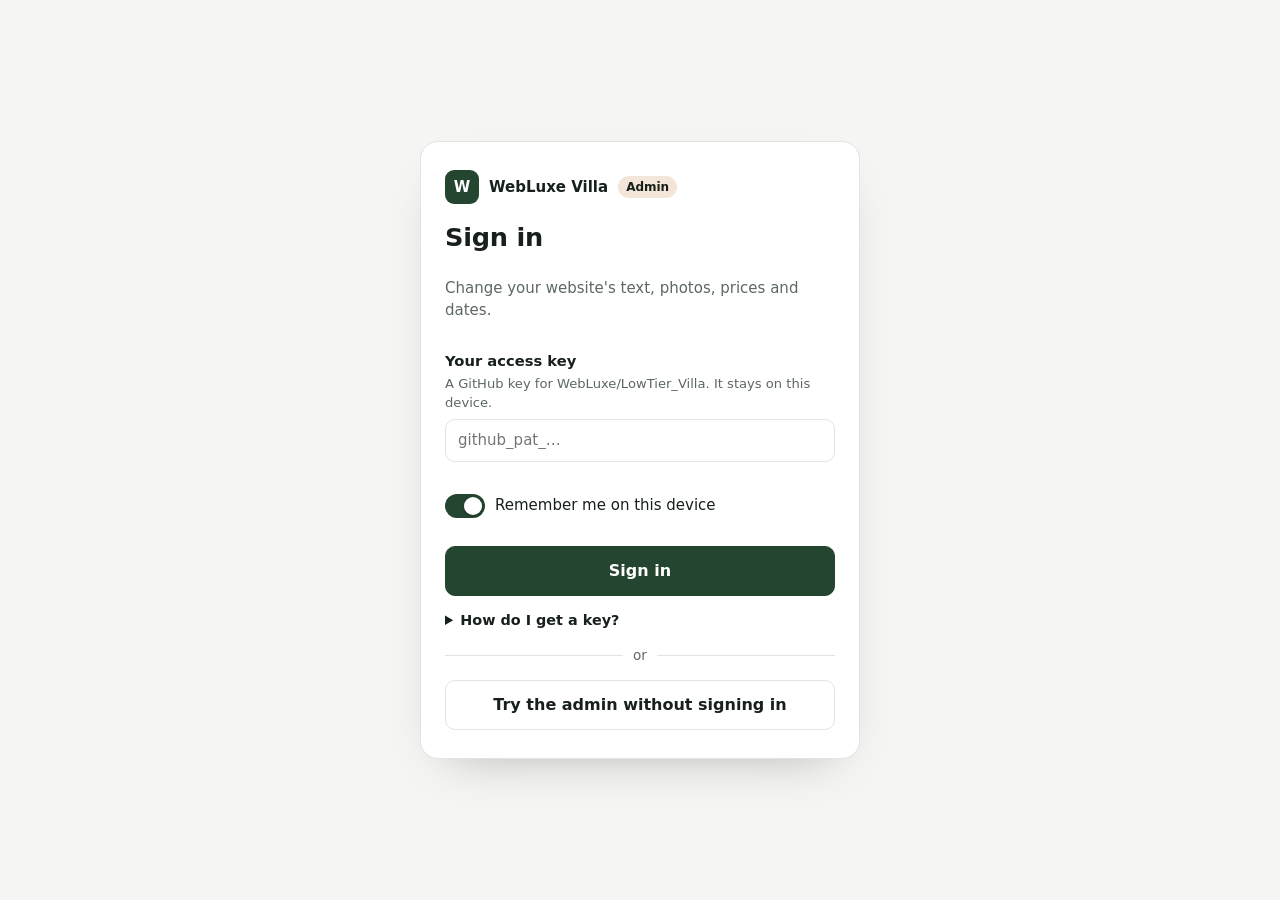
<file: admin/index.html>
<!doctype html>
<html lang="en">
<head>
<meta charset="utf-8">
<meta name="viewport" content="width=device-width, initial-scale=1, viewport-fit=cover">
<meta name="robots" content="noindex, nofollow">
<title>Admin</title>
<link rel="icon" href="../assets/favicon.svg" type="image/svg+xml">
<link rel="stylesheet" href="admin.css?v=ba3059d693">
</head>
<body>
<div id="adm"><noscript><p style="padding:24px">The admin panel needs JavaScript.</p></noscript></div>
<script src="../config.js?v=ba3059d693"></script>
<script src="../data/site.js"></script>
<script src="admin.js?v=ba3059d693"></script>
<script>document.title = ((window.SITE || {}).name || 'Website') + ' · Admin'; window.ADMIN_START();</script>
</body>
</html>
</file>
<file: admin/admin.css>
/* WebLuxe admin panel. --p and --a come from the site's brand colours. */
:root { --p: #1e3f31; --a: #c98a4b; --bg: #f5f6f4; --card: #fff; --text: #17201b; --text-2: #5d6862; --line: #e1e5e1; --ok: #12804a; --err: #b42318; --r: 12px; color-scheme: light; }
@media (prefers-color-scheme: dark) { :root:not([data-theme="light"]) { --bg: #0f1412; --card: #171e1b; --text: #eef2ef; --text-2: #a7b2ac; --line: #28322d; color-scheme: dark; } }
*, *::before, *::after { box-sizing: border-box; }
html, body { margin: 0; }
body { font: 15px/1.5 system-ui, -apple-system, "Segoe UI", Roboto, sans-serif; color: var(--text); background: var(--bg); -webkit-font-smoothing: antialiased; }
h1 { font-size: 1.6rem; margin: 0 0 6px; letter-spacing: -.01em; }
a { color: inherit; }
button, input, select, textarea { font: inherit; color: inherit; }
img { display: block; max-width: 100%; }
[hidden] { display: none !important; }
:focus-visible { outline: 3px solid color-mix(in srgb, var(--a) 70%, transparent); outline-offset: 2px; }
.loading { padding: 40px; text-align: center; color: var(--text-2); }

.btn { display: inline-flex; align-items: center; justify-content: center; gap: 6px; min-height: 42px; padding: 0 16px; border-radius: 10px; border: 1px solid var(--line); background: var(--card); font-weight: 600; text-decoration: none; cursor: pointer; white-space: nowrap; }
.btn:hover { border-color: color-mix(in srgb, var(--text) 30%, transparent); }
.btn-p { background: var(--p); border-color: var(--p); color: #fff; }
.btn-p:hover { filter: brightness(1.12); border-color: var(--p); }
.btn-q { background: transparent; }
.btn-s { min-height: 36px; padding: 0 12px; font-size: .9rem; }
.btn-l { min-height: 50px; width: 100%; font-size: 1rem; }
.btn[disabled] { opacity: .6; cursor: progress; }
.row { display: flex; flex-wrap: wrap; align-items: center; gap: 8px; margin: 10px 0; }

/* sign in */
.login { min-height: 100vh; display: grid; place-items: center; padding: 20px 16px; }
.lcard { width: min(100%, 440px); background: var(--card); border: 1px solid var(--line); border-radius: 18px; padding: 28px 24px; display: grid; gap: 14px; box-shadow: 0 20px 50px -30px rgb(0 0 0 / .35); }
.lcard form { display: grid; gap: 14px; }
.brand { display: flex; align-items: center; gap: 10px; margin: 0; text-decoration: none; }
.brand span { width: 34px; height: 34px; display: grid; place-items: center; border-radius: 9px; background: var(--p); color: #fff; font-weight: 700; }
.brand small { padding: 2px 8px; border-radius: 99px; background: color-mix(in srgb, var(--a) 22%, transparent); font-weight: 600; font-size: .75rem; }
.intro { margin: 0 0 14px; color: var(--text-2); }
.how { font-size: .9rem; color: var(--text-2); }
.how summary { cursor: pointer; font-weight: 600; color: var(--text); }
.how ol { padding-left: 18px; display: grid; gap: 6px; }
.demo-or { display: flex; align-items: center; gap: 10px; color: var(--text-2); font-size: .85rem; margin: 0; }
.demo-or::before, .demo-or::after { content: ""; flex: 1; height: 1px; background: var(--line); }

/* layout */
.top { position: sticky; top: 0; z-index: 20; display: flex; align-items: center; gap: 12px; padding: 10px 16px; background: var(--card); border-bottom: 1px solid var(--line); }
.top .brand b { max-width: 30vw; overflow: hidden; text-overflow: ellipsis; white-space: nowrap; }
.st { margin: 0 0 0 auto; font-size: .82rem; color: var(--ok); white-space: nowrap; }
.st::before { content: "● "; }
.st-dirty { color: #b26a00; }
.tools { display: flex; align-items: center; gap: 8px; }
.me { position: relative; }
.me summary { list-style: none; cursor: pointer; }
.me summary::-webkit-details-marker { display: none; }
.me summary img, .me summary i { width: 36px; height: 36px; border-radius: 50%; display: grid; place-items: center; background: var(--line); font-style: normal; font-weight: 700; }
.me > div { position: absolute; right: 0; top: calc(100% + 8px); width: 250px; padding: 14px; display: grid; gap: 8px; background: var(--card); border: 1px solid var(--line); border-radius: var(--r); box-shadow: 0 20px 40px -20px rgb(0 0 0 / .4); }
.me p { margin: 0 0 4px; font-size: .9rem; }
.body { display: grid; grid-template-columns: 220px minmax(0, 1fr); align-content: start; min-height: calc(100vh - 61px); }
.nav { display: flex; flex-direction: column; gap: 2px; padding: 14px 10px; border-right: 1px solid var(--line); background: var(--card); position: sticky; top: 61px; height: calc(100vh - 61px); overflow: auto; }
.nav button { display: flex; align-items: center; gap: 10px; min-height: 42px; padding: 0 12px; border: 0; border-radius: 10px; background: none; text-align: left; font-weight: 500; cursor: pointer; }
.nav button span { width: 22px; text-align: center; }
.nav button:hover { background: var(--bg); }
.nav button[aria-current] { background: color-mix(in srgb, var(--p) 12%, transparent); color: var(--p); font-weight: 650; }
@media (prefers-color-scheme: dark) { .nav button[aria-current] { color: var(--text); background: color-mix(in srgb, var(--p) 45%, transparent); } }
.pane { padding: 24px clamp(16px, 4vw, 40px) 80px; max-width: 900px; }
@media (max-width: 820px) {
  .top { flex-wrap: wrap; gap: 8px; }
  .st { order: 3; flex-basis: 100%; margin: 0; }
  .tools { margin-left: auto; }
  .top .brand small { display: none; }
  .body { grid-template-columns: 1fr; grid-template-rows: auto 1fr; }
  .nav button { min-height: 40px; }
  .nav { position: sticky; top: 0; z-index: 10; flex-direction: row; height: auto; overflow-x: auto; border-right: 0; border-bottom: 1px solid var(--line); padding: 8px; scrollbar-width: none; }
  .nav::-webkit-scrollbar { display: none; }
  .nav button { flex: none; white-space: nowrap; }
  .pane { padding-top: 18px; }
}

/* fields */
.fl { display: grid; gap: 6px; margin: 0 0 18px; }
.lb { font-weight: 650; font-size: .92rem; display: grid; gap: 2px; }
.lb small { font-weight: 400; color: var(--text-2); font-size: .82rem; }
.fl input, .fl select, .fl textarea, .row input { width: 100%; min-height: 42px; padding: 9px 12px; border: 1px solid var(--line); border-radius: 10px; background: var(--card); }
.row input { width: auto; flex: 1 1 200px; }
.fl textarea { resize: vertical; min-height: 84px; }
.fl input:focus, .fl select:focus, .fl textarea:focus { outline: none; border-color: var(--p); box-shadow: 0 0 0 3px color-mix(in srgb, var(--p) 18%, transparent); }
.langs { display: grid; gap: 8px; }
@media (min-width: 900px) { .langs:has(> :nth-child(2)) { grid-template-columns: 1fr 1fr; } }
.lg { position: relative; display: block; }
.lg i { position: absolute; left: 10px; top: 11px; font: 700 .68rem/1 system-ui; letter-spacing: .06em; color: var(--text-2); pointer-events: none; }
.lg input, .lg textarea { padding-left: 34px !important; }
.fl-n .num { display: flex; align-items: center; gap: 8px; max-width: 220px; }
.fl-n em { font-style: normal; color: var(--text-2); }
.fl-md span { display: flex; gap: 6px; max-width: 220px; }
.hint { color: var(--text-2); font-size: .86rem; margin: 0; }
.note { padding: 12px 14px; border-radius: 10px; background: color-mix(in srgb, var(--a) 16%, transparent); margin: 0 0 18px; font-size: .92rem; }
.grp { border: 1px solid var(--line); border-radius: var(--r); padding: 14px 16px 2px; margin: 0 0 18px; background: var(--card); }
.grp legend { font-weight: 700; padding: 0 6px; }
.grp .hint { margin-bottom: 12px; }
.tg { display: inline-flex; align-items: center; gap: 10px; cursor: pointer; margin: 0 0 14px; font-weight: 500; }
.tg input { position: absolute; opacity: 0; }
.tg span { width: 40px; height: 24px; border-radius: 99px; background: var(--line); position: relative; transition: background .2s; flex: none; }
.tg span::after { content: ""; position: absolute; left: 3px; top: 3px; width: 18px; height: 18px; border-radius: 50%; background: #fff; transition: transform .2s; box-shadow: 0 1px 3px rgb(0 0 0 / .3); }
.tg input:checked + span { background: var(--p); }
.tg input:checked + span::after { transform: translateX(16px); }
.tg input:focus-visible + span { outline: 3px solid color-mix(in srgb, var(--a) 70%, transparent); outline-offset: 2px; }

/* lists */
.items { list-style: none; padding: 0; margin: 0 0 4px; display: grid; gap: 8px; }
.items > li > details { background: var(--card); border: 1px solid var(--line); border-radius: var(--r); }
.items summary { display: flex; align-items: center; gap: 8px; padding: 8px 8px 8px 14px; cursor: pointer; list-style: none; min-height: 48px; }
.items summary::-webkit-details-marker { display: none; }
.items summary b { flex: 1; min-width: 0; overflow: hidden; text-overflow: ellipsis; white-space: nowrap; }
.items summary b::before { content: "▸ "; color: var(--text-2); }
.items details[open] > summary b::before { content: "▾ "; }
.sub { padding: 6px 14px 4px; border-top: 1px solid var(--line); }
.sub .fl-list .items > li > details { background: var(--bg); }
.ia { display: flex; gap: 4px; flex: none; }
.ib { width: 34px; height: 34px; display: grid; place-items: center; border: 1px solid var(--line); border-radius: 8px; background: var(--card); cursor: pointer; font-size: .9rem; }
.ib-del:hover { border-color: var(--err); color: var(--err); }
/* photos */
.img1 { display: grid; grid-template-columns: 140px minmax(0, 1fr); gap: 14px; align-items: start; }
.img1 > img, .noimg { width: 140px; aspect-ratio: 4 / 3; object-fit: cover; border-radius: 10px; background: var(--line); display: grid; place-items: center; color: var(--text-2); font-size: .85rem; }
.img1 .btn { margin-bottom: 10px; }
@media (max-width: 520px) { .img1 { grid-template-columns: 1fr; } }
.imgs { list-style: none; padding: 0; margin: 0; display: grid; grid-template-columns: repeat(auto-fill, minmax(150px, 1fr)); gap: 10px; }
.imgs li { position: relative; background: var(--card); border: 1px solid var(--line); border-radius: var(--r); overflow: hidden; }
.imgs img { width: 100%; aspect-ratio: 4 / 3; object-fit: cover; }
.imgs .ia { position: absolute; top: 6px; right: 6px; }
.imgs .ib { width: 30px; height: 30px; background: color-mix(in srgb, var(--card) 88%, transparent); }
.imgs details { padding: 6px 10px; font-size: .85rem; }
.imgs details summary { cursor: pointer; color: var(--text-2); }
.imgs details .fl { margin: 8px 0; }
.imgs .add label { display: grid; place-items: center; min-height: 150px; height: 100%; cursor: pointer; color: var(--p); font-weight: 650; border: 2px dashed var(--line); border-radius: var(--r); }
/* dates */
.dates { list-style: none; padding: 0; margin: 0; display: grid; gap: 8px; }
.dates li { display: grid; grid-template-columns: repeat(2, minmax(0, 1fr)) minmax(0, 1.4fr) auto auto; gap: 8px; align-items: end; padding: 10px; background: var(--card); border: 1px solid var(--line); border-radius: var(--r); }
.dates li.past { opacity: .55; }
.dates li.empty { display: block; color: var(--text-2); }
.dates label { display: grid; gap: 4px; font-size: .78rem; color: var(--text-2); }
.dates input { min-height: 40px; padding: 6px 10px; border: 1px solid var(--line); border-radius: 8px; background: var(--card); width: 100%; }
.dates em { font-style: normal; font-size: .85rem; color: var(--text-2); padding-bottom: 10px; white-space: nowrap; }
@media (max-width: 640px) { .dates li { grid-template-columns: 1fr 1fr; } .dates .dn { grid-column: 1 / -1; } }
.av-room { margin-bottom: 26px; }
.av-room h2 { font-size: 1.1rem; margin: 0 0 8px; }
/* inbox */
.inbox { list-style: none; padding: 0; margin: 0 0 22px; display: grid; gap: 10px; }
.inbox > li { padding: 14px 16px; background: var(--card); border: 1px solid var(--line); border-left: 4px solid var(--a); border-radius: var(--r); display: grid; gap: 6px; }
.inbox > li.ib-confirmed { border-left-color: var(--ok); }
.inbox > li.ib-declined { border-left-color: var(--line); opacity: .7; }
.inbox > li.ib-replied { border-left-color: #6b8fd6; }
.inbox > li.empty { border-left-color: var(--line); color: var(--text-2); }
.ib-top { display: flex; flex-wrap: wrap; align-items: center; gap: 8px; }
.ib-top time { margin-left: auto; font-size: .82rem; color: var(--text-2); }
.badge { font-size: .74rem; font-weight: 650; padding: 2px 8px; border-radius: 99px; background: var(--bg); border: 1px solid var(--line); }
.inbox p { margin: 0; }
.ib-msg { padding: 8px 10px; border-radius: 8px; background: var(--bg); font-size: .92rem; }
.ib-act { display: flex; flex-wrap: wrap; gap: 6px; align-items: center; margin-top: 4px !important; }
.ib-act select { min-height: 36px; border: 1px solid var(--line); border-radius: 8px; background: var(--card); padding: 0 8px; }
/* staff */
.staff { list-style: none; padding: 0; margin: 0 0 20px; display: grid; gap: 8px; }
.staff li { display: flex; align-items: center; gap: 10px; padding: 10px 12px; background: var(--card); border: 1px solid var(--line); border-radius: var(--r); }
.staff img, .staff i { width: 32px; height: 32px; border-radius: 50%; background: var(--line); }
.staff .btn { margin-left: auto; }
/* toast */
.toast { position: fixed; left: 50%; bottom: 20px; transform: translateX(-50%); z-index: 50; width: min(92vw, 520px); padding: 12px 16px; border-radius: 12px; background: #17201b; color: #fff; box-shadow: 0 20px 40px -16px rgb(0 0 0 / .5); font-size: .92rem; }
.lcard .toast { position: static; transform: none; width: auto; }
.t-ok { background: var(--ok); } .t-err { background: var(--err); }
</file>
